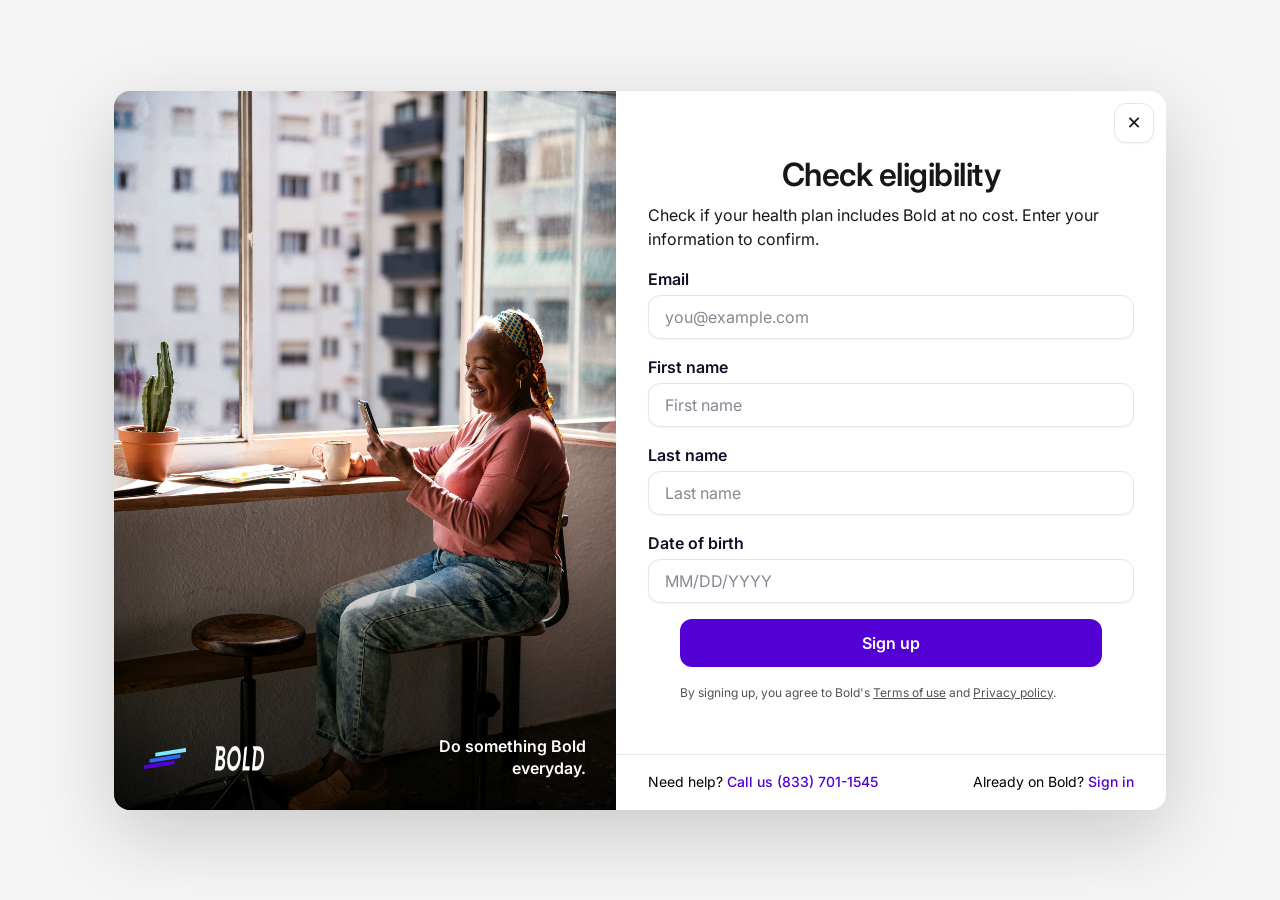
<file: dynamic-header/check-eligibility.html>
<!DOCTYPE html>
<html lang="en">
<head>
  <meta charset="UTF-8" />
  <meta name="viewport" content="width=device-width, initial-scale=1.0" />
  <title>Check Eligibility – Bold</title>
  <link rel="stylesheet" href="styles.css" />
  <style>
    *, *::before, *::after { box-sizing: border-box; margin: 0; padding: 0; }

    body {
      font-family: var(--font);
      background: #f5f5f5;
      min-height: 100vh;
      display: flex;
      align-items: center;
      justify-content: center;
    }

    /* ── Outer wrapper ───────────────────────────────── */
    .ce-wrap {
      display: flex;
      width: 1052px;
      min-height: 719px;
      border-radius: 16px;
      overflow: hidden;
      box-shadow: 0 24px 80px rgba(0,0,0,0.18);
      margin: 40px 0;
    }

    /* ── Left: hero image panel ───────────────────────── */
    .ce-hero {
      position: relative;
      width: 502px;
      flex-shrink: 0;
      overflow: hidden;
    }
    .ce-hero img.ce-hero-photo {
      position: absolute;
      inset: 0;
      width: 100%;
      height: 100%;
      object-fit: cover;
      object-position: center top;
      max-width: none;
      display: block;
    }
    /* dark gradient over bottom of image for logo legibility */
    .ce-hero::after {
      content: '';
      position: absolute;
      inset: 0;
      background: linear-gradient(to top, rgba(0,0,0,0.55) 0%, rgba(0,0,0,0) 45%);
      pointer-events: none;
    }
    .ce-hero-branding {
      position: absolute;
      bottom: 30px;
      left: 30px;
      right: 30px;
      display: flex;
      align-items: flex-end;
      justify-content: space-between;
      z-index: 2;
    }
    /* Logo */
    .ce-logo {
      position: relative;
      width: 140px;
      height: 42px;
      flex-shrink: 0;
      display: block;
      overflow: hidden;
    }
    .ce-logo .logo-lines {
      position: absolute; top: 0; left: 0; right: 69.76%; bottom: 0;
    }
    .ce-logo .logo-text {
      position: absolute; top: 20.94%; left: 36.57%; right: 0; bottom: 20.53%;
    }
    .ce-logo .logo-lines img,
    .ce-logo .logo-text img {
      position: absolute; inset: 0;
      width: 100%; height: 100%; max-width: none; object-fit: contain;
    }
    .ce-hero-tagline {
      font-size: 16px;
      font-weight: 600;
      color: #fff;
      text-align: right;
      line-height: 1.4;
      max-width: 200px;
    }

    /* ── Right: form panel ───────────────────────────── */
    .ce-form-panel {
      flex: 1;
      background: #fff;
      display: flex;
      flex-direction: column;
      justify-content: space-between;
    }

    /* close button row */
    .ce-nav {
      display: flex;
      justify-content: flex-end;
      padding: 12px;
      flex-shrink: 0;
    }
    .ce-close {
      width: 40px;
      height: 40px;
      display: flex;
      align-items: center;
      justify-content: center;
      background: #fff;
      border: 1px solid #e5e5e5;
      border-radius: 12px;
      box-shadow: 0 1px 2px rgba(16,24,40,0.05);
      cursor: pointer;
      text-decoration: none;
      color: #171717;
      font-size: 18px;
      font-weight: 400;
      line-height: 1;
    }
    .ce-close:hover { background: #f5f5f5; }

    /* content area */
    .ce-content {
      flex: 1;
      display: flex;
      flex-direction: column;
      gap: 0;
    }

    /* header */
    .ce-header {
      display: flex;
      flex-direction: column;
      gap: 8px;
      padding: 0 32px 16px;
    }
    .ce-title {
      font-size: 32px;
      font-weight: 600;
      color: #171717;
      line-height: 1.25;
      text-align: center;
      letter-spacing: -0.5px;
    }
    .ce-desc {
      font-size: 16px;
      font-weight: 400;
      color: #171717;
      line-height: 1.5;
    }

    /* fields */
    .ce-fields {
      display: flex;
      flex-direction: column;
      gap: 16px;
      padding: 0 32px 16px;
    }
    .ce-field {
      display: flex;
      flex-direction: column;
      gap: 4px;
    }
    .ce-label {
      font-size: 16px;
      font-weight: 600;
      color: #140d26;
      line-height: 1.5;
    }
    .ce-input {
      width: 100%;
      height: 44px;
      border: 1px solid #e5e5e5;
      border-radius: 12px;
      box-shadow: 0 1px 2px rgba(16,24,40,0.05);
      padding: 0 16px;
      font-size: 16px;
      font-family: var(--font);
      color: #171717;
      background: #fff;
      outline: none;
      transition: border-color .15s, box-shadow .15s;
      -webkit-appearance: none;
    }
    .ce-input::placeholder { color: #8a8693; }
    .ce-input:focus {
      border-color: #5200d4;
      box-shadow: 0 0 0 3px rgba(82,0,212,0.12);
    }

    /* action */
    .ce-action {
      display: flex;
      flex-direction: column;
      gap: 16px;
      padding: 0 32px;
    }
    .ce-submit {
      width: 100%;
      height: 48px;
      background: #5200d4;
      color: #fff;
      border: none;
      border-radius: 12px;
      font-size: 16px;
      font-weight: 600;
      font-family: var(--font);
      cursor: pointer;
      transition: background .15s;
    }
    .ce-submit:hover { background: #3f00a8; }
    .ce-terms {
      font-size: 12px;
      font-weight: 400;
      color: #525252;
      line-height: 1.6;
    }
    .ce-terms a { color: #525252; text-decoration: underline; }

    /* footer */
    .ce-footer {
      border-top: 1px solid #e5e5e5;
      display: flex;
      align-items: center;
      justify-content: space-between;
      padding: 16px 32px;
      font-size: 14px;
      color: #000;
      flex-shrink: 0;
    }
    .ce-footer a { color: #5200d4; font-weight: 500; }

    /* ── Responsive ───────────────────────────────────── */
    @media (max-width: 767px) {
      body { background: #fff; align-items: flex-start; }

      .ce-wrap {
        width: 100%;
        min-height: 100vh;
        border-radius: 0;
        box-shadow: none;
        flex-direction: column;
        margin: 0;
      }

      /* Hide the hero image on mobile */
      .ce-hero { display: none; }

      .ce-form-panel { min-height: 100vh; }

      .ce-title { font-size: 26px; }
      .ce-header { padding: 0 20px 16px; }
      .ce-fields { padding: 0 20px 16px; }
      .ce-action { padding: 0 20px; }
      .ce-footer { padding: 16px 20px; flex-direction: column; gap: 8px; text-align: center; }
    }
  </style>
</head>
<body>

<div class="ce-wrap">

  <!-- ── Left: Hero image ── -->
  <div class="ce-hero">
    <img class="ce-hero-photo" src="eligibility-hero.jpg" alt="" />
    <div class="ce-hero-branding">
      <a href="index.html" class="ce-logo">
        <div class="logo-lines"><img src="nav-logo-lines.svg" alt="" /></div>
        <div class="logo-text"><img src="footer-logo-text.svg" alt="BOLD" /></div>
      </a>
      <p class="ce-hero-tagline">Do something Bold everyday.</p>
    </div>
  </div>

  <!-- ── Right: Form ── -->
  <div class="ce-form-panel">

    <!-- Close -->
    <div class="ce-nav">
      <a href="index.html" class="ce-close" aria-label="Close">&#x2715;</a>
    </div>

    <div class="ce-content">
      <!-- Header -->
      <div class="ce-header">
        <h1 class="ce-title">Check eligibility</h1>
        <p class="ce-desc">Check if your health plan includes Bold at no cost. Enter your information to confirm.</p>
      </div>

      <!-- Form fields -->
      <form class="ce-fields" onsubmit="handleSubmit(event)">
        <div class="ce-field">
          <label class="ce-label" for="ce-email">Email</label>
          <input class="ce-input" id="ce-email" type="email" placeholder="you@example.com" autocomplete="email" required />
        </div>
        <div class="ce-field">
          <label class="ce-label" for="ce-first">First name</label>
          <input class="ce-input" id="ce-first" type="text" placeholder="First name" autocomplete="given-name" required />
        </div>
        <div class="ce-field">
          <label class="ce-label" for="ce-last">Last name</label>
          <input class="ce-input" id="ce-last" type="text" placeholder="Last name" autocomplete="family-name" required />
        </div>
        <div class="ce-field">
          <label class="ce-label" for="ce-dob">Date of birth</label>
          <input class="ce-input" id="ce-dob" type="text" placeholder="MM/DD/YYYY" inputmode="numeric" />
        </div>

        <!-- Action -->
        <div class="ce-action">
          <button type="submit" class="ce-submit">Sign up</button>
          <p class="ce-terms">
            By signing up, you agree to Bold's
            <a href="https://agebold.com/terms-of-service/" target="_blank">Terms of use</a>
            and
            <a href="https://agebold.com/privacy-policy/" target="_blank">Privacy policy</a>.
          </p>
        </div>
      </form>
    </div>

    <!-- Footer -->
    <div class="ce-footer">
      <span>Need help? <a href="tel:8337011545">Call us (833) 701-1545</a></span>
      <span>Already on Bold? <a href="sign-in.html">Sign in</a></span>
    </div>

  </div>
</div>

<script>
  // Auto-format date of birth as MM/DD/YYYY
  document.getElementById('ce-dob').addEventListener('input', function(e) {
    let v = e.target.value.replace(/\D/g, '').slice(0, 8);
    if (v.length >= 5) v = v.slice(0,2) + '/' + v.slice(2,4) + '/' + v.slice(4);
    else if (v.length >= 3) v = v.slice(0,2) + '/' + v.slice(2);
    e.target.value = v;
  });

  function handleSubmit(e) {
    e.preventDefault();
    const name = document.getElementById('ce-first').value.trim();
    if (name) localStorage.setItem('boldUserName', name);
    window.location.href = 'onboarding.html';
  }
</script>

</body>
</html>
</file>
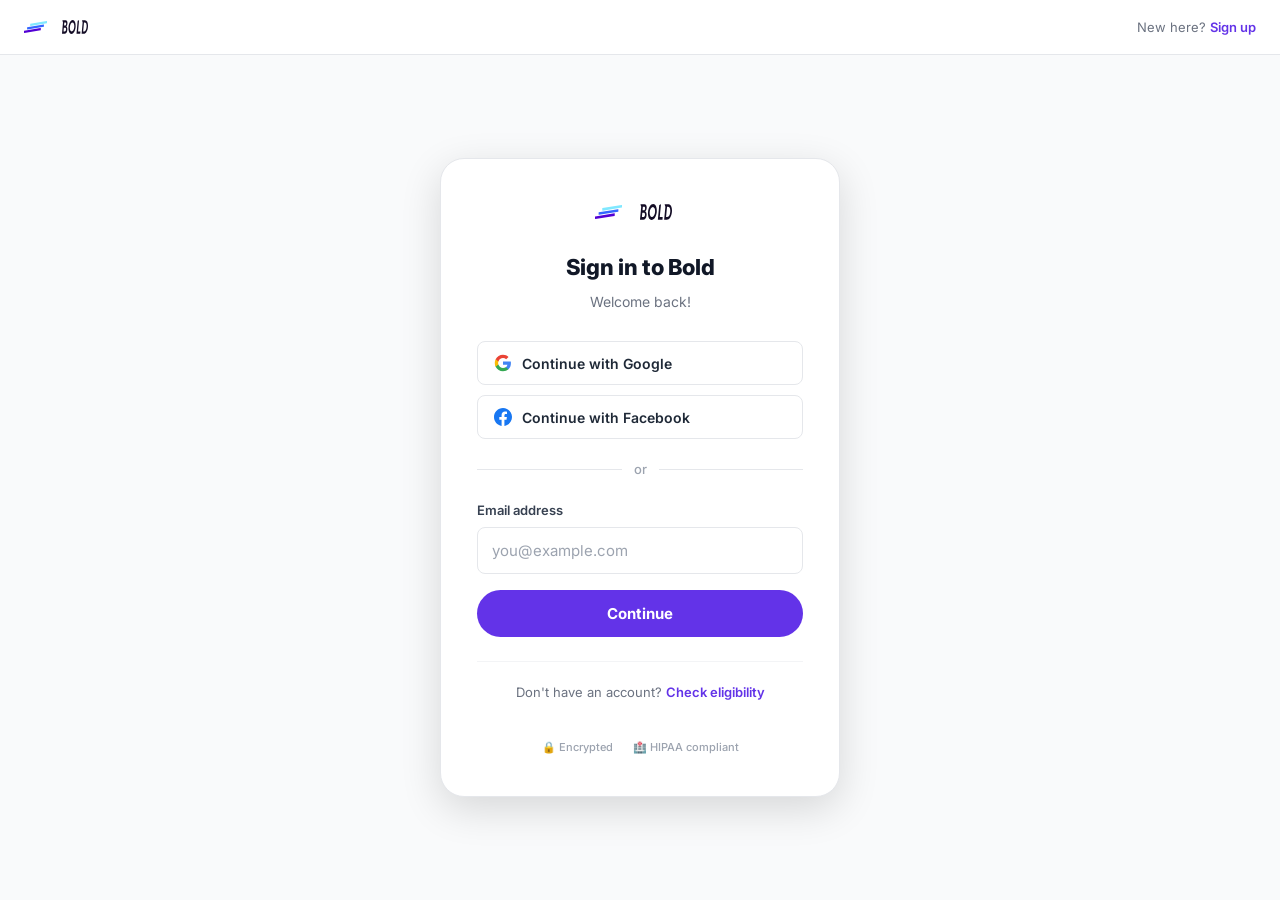
<file: dynamic-header/sign-in.html>
<!DOCTYPE html>
<html lang="en">
<head>
  <meta charset="UTF-8" />
  <meta name="viewport" content="width=device-width, initial-scale=1.0" />
  <title>Sign in – Bold</title>
  <link rel="stylesheet" href="styles.css" />
  <style>
    body { background: var(--gray-50); min-height: 100vh; display: flex; flex-direction: column; }

    /* ---- Minimal nav ---- */
    .auth-nav {
      display: flex; align-items: center; justify-content: space-between;
      padding: 16px 24px;
      background: var(--white);
      border-bottom: 1px solid var(--gray-200);
    }

    /* ---- Layout ---- */
    .auth-body {
      flex: 1;
      display: flex;
      align-items: center;
      justify-content: center;
      padding: 40px 24px;
    }
    .auth-card {
      background: var(--white);
      border-radius: var(--radius-xl);
      border: 1.5px solid var(--gray-200);
      padding: 40px 36px;
      width: 100%;
      max-width: 400px;
      box-shadow: var(--shadow-lg);
    }

    /* ---- Header ---- */
    .auth-logo-wrap { display: flex; justify-content: center; margin-bottom: 24px; }
    .auth-title { font-size: 22px; font-weight: 800; color: var(--gray-900); text-align: center; margin-bottom: 6px; letter-spacing: -.3px; }
    .auth-sub   { font-size: 14px; color: var(--gray-500); text-align: center; margin-bottom: 28px; }

    /* ---- Social ---- */
    .social-btn {
      display: flex; align-items: center; gap: 10px;
      width: 100%; padding: 12px 16px;
      background: var(--white); border: 1.5px solid var(--gray-200);
      border-radius: var(--radius-sm); font-size: 14px; font-weight: 600;
      color: var(--gray-800); cursor: pointer; transition: all .15s;
      margin-bottom: 10px; font-family: var(--font);
    }
    .social-btn:hover { border-color: var(--gray-400); background: var(--gray-50); }
    .social-btn svg { flex-shrink: 0; }

    /* ---- Bottom link ---- */
    .auth-footer-link {
      text-align: center;
      font-size: 13px;
      color: var(--gray-500);
      margin-top: 24px;
      padding-top: 20px;
      border-top: 1px solid var(--gray-100);
    }
    .auth-footer-link a { color: var(--purple); font-weight: 600; }

    /* ---- Logo ---- */
    .auth-logo {
      position: relative; width: 75px; height: 22px;
      flex-shrink: 0; text-decoration: none; display: block; overflow: hidden;
    }
    .auth-logo-wrap .auth-logo { width: 90px; height: 27px; }
    .auth-logo .logo-lines {
      position: absolute; top: 0; left: 0; right: 70%; bottom: 0;
    }
    .auth-logo .logo-text {
      position: absolute; top: 20%; left: 36%; right: 0; bottom: 20%;
    }
    .auth-logo .logo-lines img,
    .auth-logo .logo-text img {
      position: absolute; inset: 0;
      width: 100%; height: 100%; max-width: none; object-fit: contain;
    }

    /* ---- Reveal toggle ---- */
    .input-reveal { position: relative; }
    .input-reveal input { padding-right: 44px; }
    .reveal-toggle {
      position: absolute; right: 14px; top: 50%; transform: translateY(-50%);
      background: none; border: none; color: var(--gray-400); cursor: pointer;
      font-size: 16px; padding: 0; line-height: 1;
    }

    /* ---- Trust strip ---- */
    .trust-strip {
      display: flex; align-items: center; justify-content: center;
      gap: 20px; margin-top: 20px; padding-top: 16px;
    }
    .trust-item { display: flex; align-items: center; gap: 5px; font-size: 11px; color: var(--gray-400); font-weight: 500; }

    /* ---- Error ---- */
    .err-banner {
      background: var(--red-light); border: 1px solid #FECACA; color: var(--red);
      border-radius: var(--radius-sm); padding: 10px 14px; font-size: 13px;
      margin-bottom: 16px; display: none;
    }
    .err-banner.show { display: block; }

    /* steps */
    .step { display: none; }
    .step.active { display: block; }
  </style>
</head>
<body>

<!-- Nav -->
<nav class="auth-nav">
  <a href="index.html" class="auth-logo">
    <div class="logo-lines"><img src="auth-logo-lines.svg" alt="" /></div>
    <div class="logo-text"><img src="auth-logo-text.svg" alt="BOLD" /></div>
  </a>
  <a href="check-eligibility.html" style="font-size:13px;color:var(--gray-500)">
    New here? <span style="color:var(--purple);font-weight:600">Sign up</span>
  </a>
</nav>

<!-- Card -->
<div class="auth-body">
  <div class="auth-card">

    <!-- Step 1: Email -->
    <div class="step active" id="s-email">
      <div class="auth-logo-wrap">
        <a href="index.html" class="auth-logo">
          <div class="logo-lines"><img src="auth-logo-lines.svg" alt="" /></div>
          <div class="logo-text"><img src="auth-logo-text.svg" alt="BOLD" /></div>
        </a>
      </div>
      <h1 class="auth-title">Sign in to Bold</h1>
      <p class="auth-sub">Welcome back!</p>

      <button class="social-btn" onclick="socialLogin('Google')">
        <svg width="18" height="18" viewBox="0 0 24 24">
          <path d="M22.56 12.25c0-.78-.07-1.53-.2-2.25H12v4.26h5.92c-.26 1.37-1.04 2.53-2.21 3.31v2.77h3.57c2.08-1.92 3.28-4.74 3.28-8.09z" fill="#4285F4"/>
          <path d="M12 23c2.97 0 5.46-.98 7.28-2.66l-3.57-2.77c-.98.66-2.23 1.06-3.71 1.06-2.86 0-5.29-1.93-6.16-4.53H2.18v2.84C3.99 20.53 7.7 23 12 23z" fill="#34A853"/>
          <path d="M5.84 14.09c-.22-.66-.35-1.36-.35-2.09s.13-1.43.35-2.09V7.07H2.18C1.43 8.55 1 10.22 1 12s.43 3.45 1.18 4.93l3.66-2.84z" fill="#FBBC05"/>
          <path d="M12 5.38c1.62 0 3.06.56 4.21 1.64l3.15-3.15C17.45 2.09 14.97 1 12 1 7.7 1 3.99 3.47 2.18 7.07l3.66 2.84c.87-2.6 3.3-4.53 6.16-4.53z" fill="#EA4335"/>
        </svg>
        Continue with Google
      </button>
      <button class="social-btn" onclick="socialLogin('Facebook')">
        <svg width="18" height="18" viewBox="0 0 24 24" fill="#1877F2">
          <path d="M24 12.073c0-6.627-5.373-12-12-12s-12 5.373-12 12c0 5.99 4.388 10.954 10.125 11.854v-8.385H7.078v-3.47h3.047V9.43c0-3.007 1.792-4.669 4.533-4.669 1.312 0 2.686.235 2.686.235v2.953H15.83c-1.491 0-1.956.925-1.956 1.874v2.25h3.328l-.532 3.47h-2.796v8.385C19.612 23.027 24 18.062 24 12.073z"/>
        </svg>
        Continue with Facebook
      </button>

      <div class="divider">or</div>

      <div class="err-banner" id="email-err">Please enter a valid email address.</div>

      <form onsubmit="goToPassword(event)">
        <div class="form-group">
          <label class="form-label">Email address</label>
          <input class="form-input" type="email" id="email-input" placeholder="you@example.com" autocomplete="email" />
        </div>
        <button type="submit" class="btn btn-purple btn-full">Continue</button>
      </form>

      <div class="auth-footer-link">
        Don't have an account? <a href="check-eligibility.html">Check eligibility</a>
      </div>
    </div>

    <!-- Step 2: Password -->
    <div class="step" id="s-pw">
      <div class="auth-logo-wrap">
        <a href="index.html" class="auth-logo">
          <div class="logo-lines"><img src="auth-logo-lines.svg" alt="" /></div>
          <div class="logo-text"><img src="auth-logo-text.svg" alt="BOLD" /></div>
        </a>
      </div>
      <h1 class="auth-title">Welcome back!</h1>
      <p class="auth-sub" id="pw-email-label">—</p>

      <div class="err-banner" id="pw-err">Incorrect password. Please try again.</div>

      <form onsubmit="doSignIn(event)">
        <div class="form-group">
          <label class="form-label">Password</label>
          <div class="input-reveal">
            <input class="form-input" type="password" id="pw-input" placeholder="Enter your password" autocomplete="current-password" />
            <button type="button" class="reveal-toggle" onclick="togglePw('pw-input')">👁</button>
          </div>
        </div>
        <div style="text-align:right;margin:-6px 0 16px">
          <a href="#" style="font-size:13px;color:var(--purple);font-weight:500">Forgot password?</a>
        </div>
        <button type="submit" class="btn btn-purple btn-full">Sign in</button>
      </form>

      <div style="text-align:center;margin-top:16px">
        <button onclick="showStep('s-email')" style="background:none;border:none;font-size:13px;color:var(--gray-400);cursor:pointer">← Use a different email</button>
      </div>
    </div>

    <!-- Trust -->
    <div class="trust-strip">
      <span class="trust-item">🔒 Encrypted</span>
      <span class="trust-item">🏥 HIPAA compliant</span>
    </div>

  </div>
</div>

<script>
  function showStep(id) {
    document.querySelectorAll('.step').forEach(s => s.classList.remove('active'));
    document.getElementById(id).classList.add('active');
  }

  function goToPassword(e) {
    e.preventDefault();
    const email = document.getElementById('email-input').value.trim();
    const err   = document.getElementById('email-err');
    if (!email || !email.includes('@')) {
      document.getElementById('email-input').classList.add('has-error');
      err.classList.add('show');
      return;
    }
    err.classList.remove('show');
    document.getElementById('email-input').classList.remove('has-error');
    document.getElementById('pw-email-label').textContent = 'Signing in as ' + email;
    showStep('s-pw');
  }

  function doSignIn(e) {
    e.preventDefault();
    const pw = document.getElementById('pw-input').value;
    if (!pw) {
      document.getElementById('pw-input').classList.add('has-error');
      document.getElementById('pw-err').classList.add('show');
      return;
    }
    // Demo: any password proceeds
    window.location.href = 'today-plan.html';
  }

  function togglePw(id) {
    const el = document.getElementById(id);
    el.type = el.type === 'password' ? 'text' : 'password';
  }

  function socialLogin(p) { alert('Demo: ' + p + ' OAuth flow'); }
</script>
</body>
</html>
</file>
<file: dynamic-header/styles.css>
@import url('https://fonts.googleapis.com/css2?family=Inter:wght@300;400;500;600;700;800;900&display=swap');

*, *::before, *::after { box-sizing: border-box; margin: 0; padding: 0; }

:root {
  /* ── Figma landing page tokens (from Design R2) ── */
  --blue:          #3366FF;
  --blue-dark:     #2255EE;
  --yellow-bold:   #FFCC1B;
  --navy:          #001d56;
  --page-bg:       #f0f3fd;
  --periwinkle:    #99b3fe;
  --lavender:      #d5aeff;
  --text-primary:  #171717;
  --text-light:    #fafafa;

  /* ── Onboarding / sign-in palette ── */
  --purple:        #6333E8;
  --purple-dark:   #4F1FCC;
  --purple-hero:   #160840;
  --purple-light:  #EDE9FE;
  --purple-mid:    #2D1263;
  --yellow:        #FCD34D;
  --yellow-dark:   #F5B800;
  --green:         #16A34A;
  --green-light:   #DCFCE7;
  --red:           #DC2626;
  --red-light:     #FEF2F2;

  --gray-900: #111827;
  --gray-800: #1F2937;
  --gray-700: #374151;
  --gray-600: #4B5563;
  --gray-500: #6B7280;
  --gray-400: #9CA3AF;
  --gray-300: #D1D5DB;
  --gray-200: #E5E7EB;
  --gray-100: #F3F4F6;
  --gray-50:  #F9FAFB;
  --white:    #FFFFFF;

  --font: 'Inter', system-ui, -apple-system, sans-serif;
  --radius-sm: 8px;
  --radius-md: 12px;
  --radius-lg: 16px;
  --radius-xl: 24px;
  --radius-full: 9999px;

  --shadow-sm: 0 1px 3px rgba(0,0,0,.08);
  --shadow-md: 0 4px 16px rgba(0,0,0,.10);
  --shadow-lg: 0 12px 40px rgba(0,0,0,.14);
}

html { scroll-behavior: smooth; }
body { font-family: var(--font); color: var(--gray-900); background: var(--white); line-height: 1.6; -webkit-font-smoothing: antialiased; }
img  { max-width: 100%; display: block; }
a    { color: inherit; text-decoration: none; }
button { cursor: pointer; font-family: var(--font); }

/* ---- Bold Logo ---- */
.bold-logo {
  display: flex;
  align-items: center;
  gap: 6px;
  font-size: 20px;
  font-weight: 900;
  letter-spacing: -0.5px;
  color: var(--purple);
  text-decoration: none;
}
.bold-logo svg { width: 22px; height: 22px; }
.bold-logo-white { color: var(--white); }
.bold-logo-white svg path { fill: var(--white); }

/* ---- Buttons ---- */
.btn {
  display: inline-flex;
  align-items: center;
  justify-content: center;
  gap: 8px;
  padding: 14px 28px;
  border-radius: var(--radius-full);
  font-size: 15px;
  font-weight: 700;
  border: none;
  cursor: pointer;
  transition: all .2s ease;
  font-family: var(--font);
  white-space: nowrap;
  text-decoration: none;
}
.btn-purple {
  background: var(--purple);
  color: var(--white);
}
.btn-purple:hover { background: var(--purple-dark); transform: translateY(-1px); box-shadow: 0 4px 16px rgba(99,51,232,.35); }

.btn-yellow {
  background: var(--yellow);
  color: var(--gray-900);
}
.btn-yellow:hover { background: var(--yellow-dark); transform: translateY(-1px); }

.btn-white {
  background: var(--white);
  color: var(--purple);
  border: 2px solid var(--gray-200);
}
.btn-white:hover { border-color: var(--purple); background: var(--purple-light); }

.btn-ghost {
  background: transparent;
  color: var(--gray-600);
  border: 1.5px solid var(--gray-200);
}
.btn-ghost:hover { background: var(--gray-50); color: var(--gray-900); }

.btn-ghost-white {
  background: transparent;
  color: var(--white);
  border: 1.5px solid rgba(255,255,255,.4);
}
.btn-ghost-white:hover { background: rgba(255,255,255,.1); }

.btn-full { width: 100%; }
.btn-sm   { padding: 9px 20px; font-size: 14px; }
.btn-lg   { padding: 16px 32px; font-size: 16px; }

/* ---- Nav ---- */
.site-nav {
  position: sticky;
  top: 0;
  z-index: 100;
  background: rgba(255,255,255,.95);
  backdrop-filter: blur(10px);
  border-bottom: 1px solid var(--gray-200);
}
.nav-inner {
  max-width: 1160px;
  margin: 0 auto;
  padding: 0 24px;
  height: 64px;
  display: flex;
  align-items: center;
  gap: 8px;
}
.nav-links {
  display: flex;
  align-items: center;
  gap: 2px;
  flex: 1;
  list-style: none;
  margin-left: 24px;
}
.nav-links a {
  padding: 8px 12px;
  font-size: 14px;
  font-weight: 500;
  color: var(--gray-600);
  border-radius: var(--radius-sm);
  transition: all .15s;
}
.nav-links a:hover { color: var(--gray-900); background: var(--gray-100); }
.nav-actions { display: flex; align-items: center; gap: 8px; margin-left: auto; }

/* ---- Form elements ---- */
.form-group { margin-bottom: 16px; }
.form-label {
  display: block;
  font-size: 13px;
  font-weight: 600;
  color: var(--gray-700);
  margin-bottom: 6px;
}
.form-input {
  width: 100%;
  padding: 13px 14px;
  border: 1.5px solid var(--gray-200);
  border-radius: var(--radius-sm);
  font-size: 15px;
  font-family: var(--font);
  color: var(--gray-900);
  background: var(--white);
  transition: all .2s;
  outline: none;
  -webkit-appearance: none;
}
.form-input:focus {
  border-color: var(--purple);
  box-shadow: 0 0 0 3px rgba(99,51,232,.12);
}
.form-input::placeholder { color: var(--gray-400); }
.form-input.has-error { border-color: var(--red); }

.input-error-msg {
  font-size: 12px;
  color: var(--red);
  background: var(--red-light);
  padding: 8px 12px;
  border-radius: 6px;
  margin-top: 6px;
}

/* ---- Option tiles ---- */
.option-list { display: flex; flex-direction: column; gap: 10px; margin-bottom: 24px; }
.option-tile {
  display: flex;
  align-items: center;
  padding: 16px;
  background: var(--white);
  border: 1.5px solid var(--gray-200);
  border-radius: var(--radius-sm);
  cursor: pointer;
  font-size: 15px;
  font-weight: 400;
  color: var(--gray-900);
  text-align: left;
  transition: all .15s;
  width: 100%;
}
.option-tile:hover { border-color: var(--purple); background: var(--purple-light); }
.option-tile.selected {
  border-color: var(--purple);
  background: var(--purple-light);
  font-weight: 500;
}

/* ---- Progress ---- */
.step-progress {
  display: flex;
  align-items: center;
  justify-content: space-between;
  margin-bottom: 4px;
}
.step-section-label { font-size: 13px; font-weight: 500; color: var(--gray-500); }
.step-pct { font-size: 13px; font-weight: 700; color: var(--green); }

.back-btn {
  display: inline-flex;
  align-items: center;
  gap: 4px;
  background: none;
  border: none;
  font-size: 14px;
  font-weight: 500;
  color: var(--gray-600);
  cursor: pointer;
  padding: 8px 0;
  margin-bottom: 20px;
  font-family: var(--font);
}
.back-btn:hover { color: var(--gray-900); }

/* ---- Divider ---- */
.divider {
  display: flex; align-items: center; gap: 12px;
  font-size: 13px; color: var(--gray-400); font-weight: 500;
  margin: 20px 0;
}
.divider::before, .divider::after {
  content: ''; flex: 1; height: 1px; background: var(--gray-200);
}

/* ---- Footer links ---- */
.terms-note {
  font-size: 12px;
  color: var(--gray-400);
  text-align: center;
  line-height: 1.6;
  margin-top: 12px;
}
.terms-note a { color: var(--purple); }

/* ---- Responsive ---- */
@media (max-width: 768px) { .nav-links { display: none; } }
</file>
